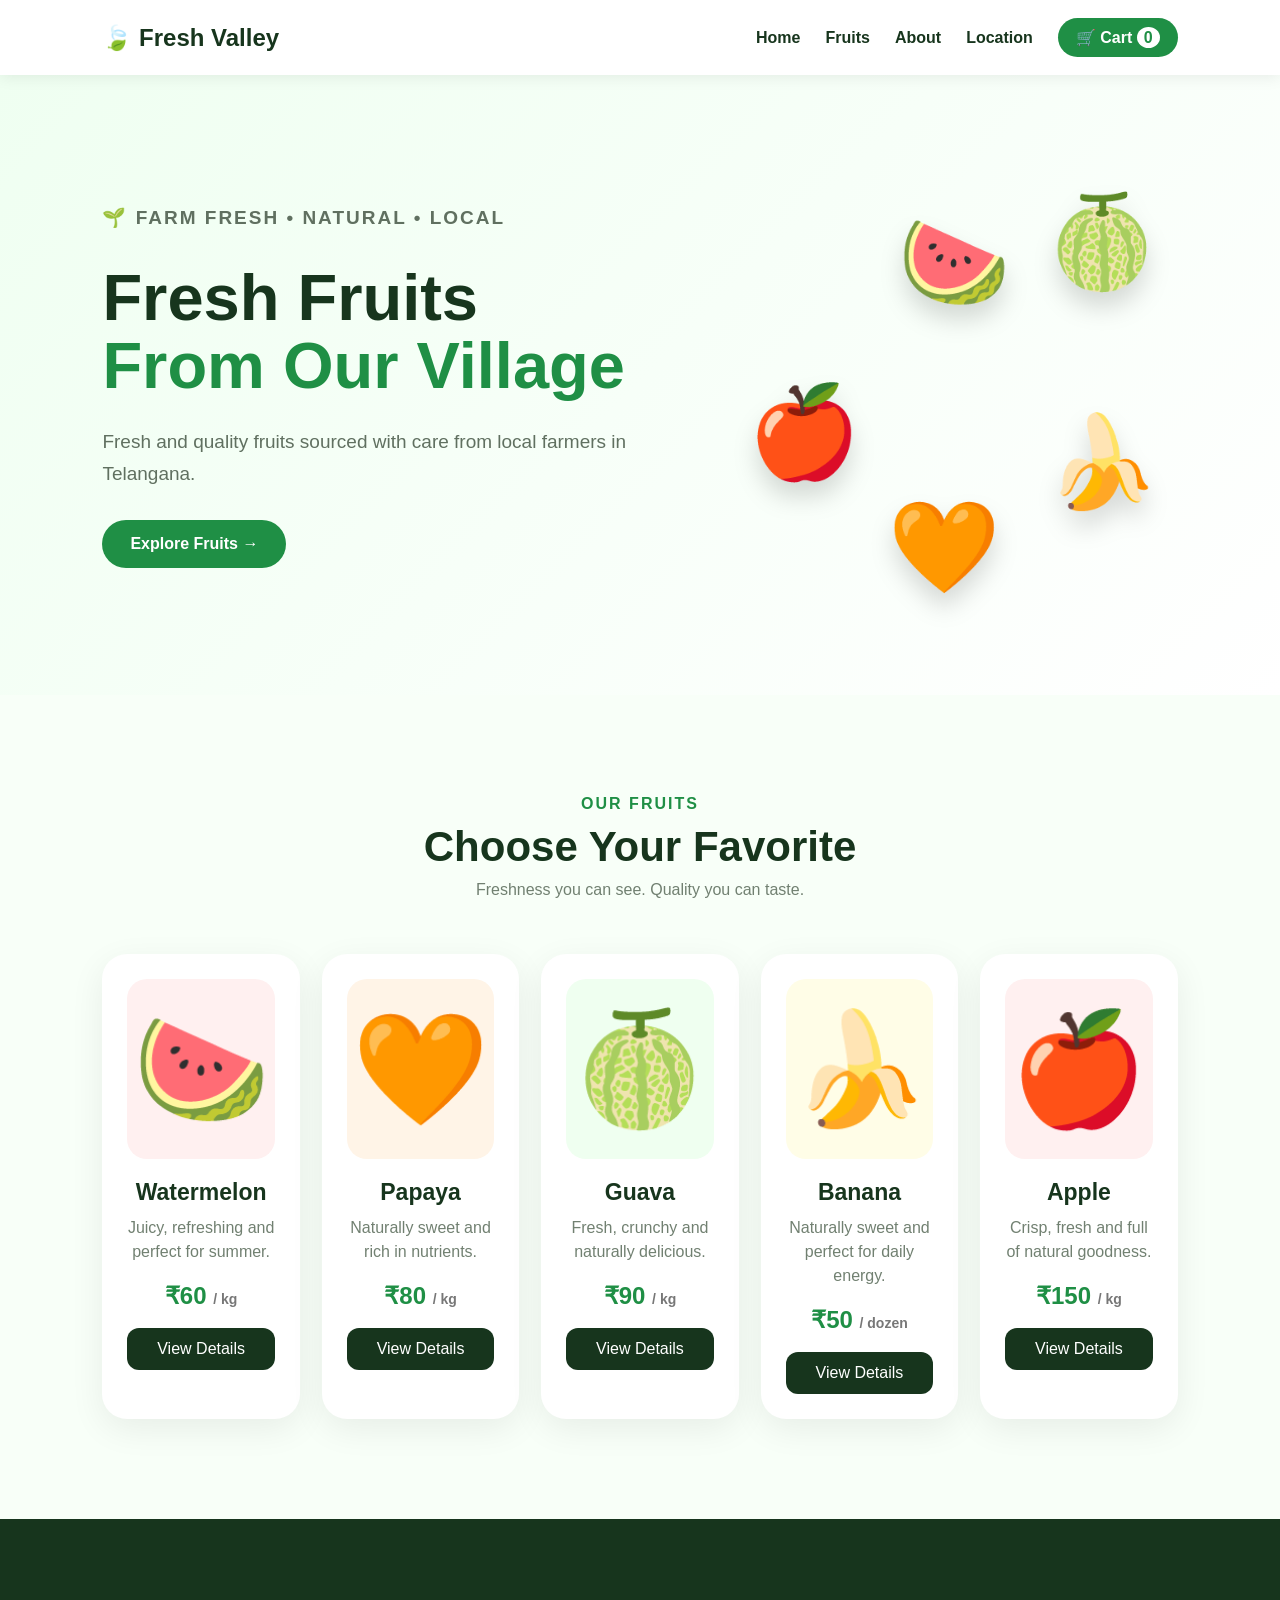
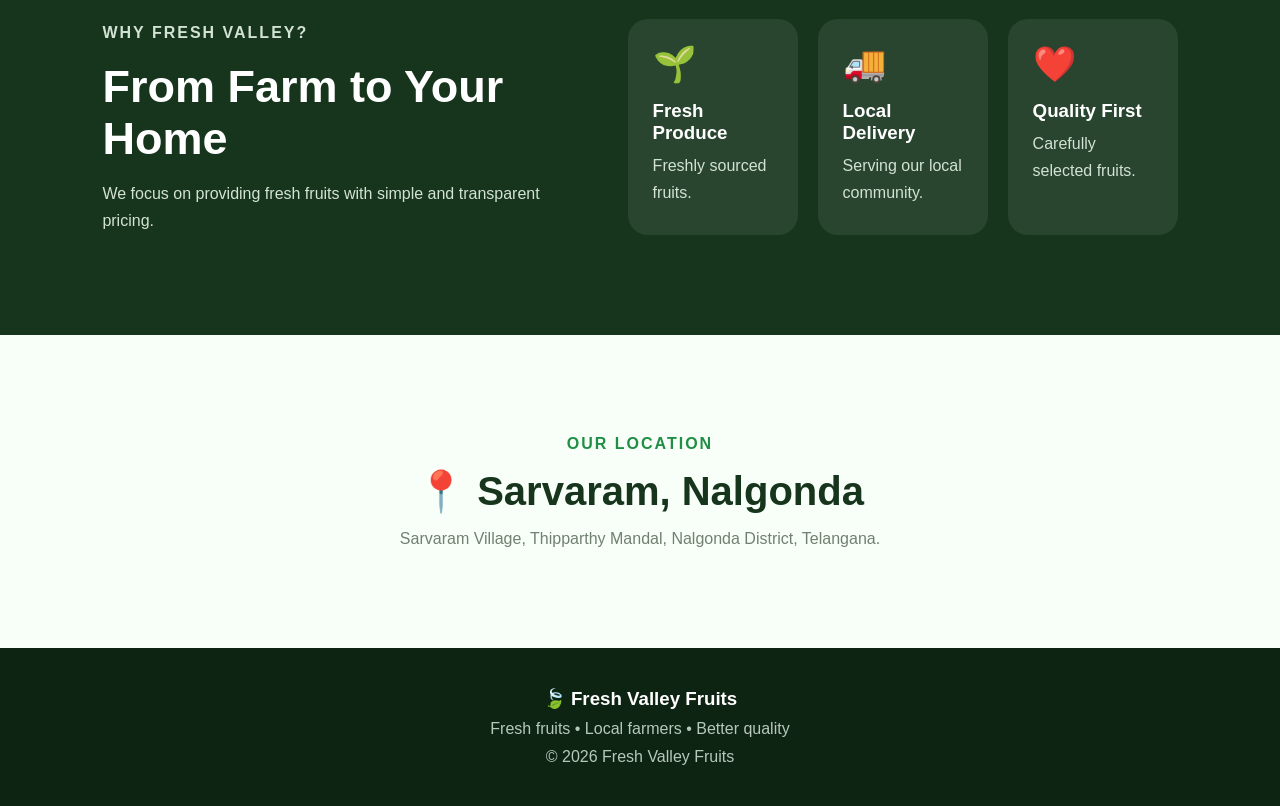
<file: index.html>
<!DOCTYPE html>
<html lang="en">
<head>
    <meta charset="UTF-8">
    <meta name="viewport" content="width=device-width, initial-scale=1.0">

    <title>Fresh Valley Fruits</title>

    <link rel="stylesheet" href="style.css">
</head>

<body>

    <!-- NAVBAR -->

    <nav class="navbar">

        <div class="logo">
            🍃 Fresh Valley
        </div>

        <div class="nav-links">
            <a href="index.html">Home</a>
            <a href="#fruits">Fruits</a>
            <a href="#about">About</a>
            <a href="#location">Location</a>

            <a href="#" class="cart-link">
                🛒 Cart <span id="cartCount">0</span>
            </a>
        </div>

    </nav>


    <!-- HERO -->

    <section class="hero">

        <div class="hero-content">

            <p class="small-title">
                🌱 FARM FRESH • NATURAL • LOCAL
            </p>

            <h1>
                Fresh Fruits
                <span>From Our Village</span>
            </h1>

            <p>
                Fresh and quality fruits sourced with care
                from local farmers in Telangana.
            </p>

            <a href="#fruits" class="main-button">
                Explore Fruits →
            </a>

        </div>


        <!-- ANIMATED FRUITS -->

        <div class="floating-fruits">

            <div class="floating fruit-one">🍉</div>
            <div class="floating fruit-two">🍎</div>
            <div class="floating fruit-three">🍌</div>
            <div class="floating fruit-four">🍈</div>
            <div class="floating fruit-five">🧡</div>

        </div>

    </section>



    <!-- FRUITS -->

    <section class="fruits-section" id="fruits">

        <div class="section-heading">

            <p>OUR FRUITS</p>

            <h2>
                Choose Your Favorite
            </h2>

            <span>
                Freshness you can see. Quality you can taste.
            </span>

        </div>


        <div class="fruit-grid">


            <!-- WATERMELON -->

            <div class="fruit-card">

                <div class="fruit-image watermelon">
                    🍉
                </div>

                <h3>Watermelon</h3>

                <p>
                    Juicy, refreshing and perfect for summer.
                </p>

                <div class="price">
                    ₹60 <small>/ kg</small>
                </div>

                <a href="watermelon.html" class="details-button">
                    View Details
                </a>

            </div>



            <!-- PAPAYA -->

            <div class="fruit-card">

                <div class="fruit-image papaya">
                    🧡
                </div>

                <h3>Papaya</h3>

                <p>
                    Naturally sweet and rich in nutrients.
                </p>

                <div class="price">
                    ₹80 <small>/ kg</small>
                </div>

                <a href="papaya.html" class="details-button">
                    View Details
                </a>

            </div>



            <!-- GUAVA -->

            <div class="fruit-card">

                <div class="fruit-image guava">
                    🍈
                </div>

                <h3>Guava</h3>

                <p>
                    Fresh, crunchy and naturally delicious.
                </p>

                <div class="price">
                    ₹90 <small>/ kg</small>
                </div>

                <a href="guava.html" class="details-button">
                    View Details
                </a>

            </div>



            <!-- BANANA -->

            <div class="fruit-card">

                <div class="fruit-image banana">
                    🍌
                </div>

                <h3>Banana</h3>

                <p>
                    Naturally sweet and perfect for daily energy.
                </p>

                <div class="price">
                    ₹50 <small>/ dozen</small>
                </div>

                <a href="banana.html" class="details-button">
                    View Details
                </a>

            </div>



            <!-- APPLE -->

            <div class="fruit-card">

                <div class="fruit-image apple">
                    🍎
                </div>

                <h3>Apple</h3>

                <p>
                    Crisp, fresh and full of natural goodness.
                </p>

                <div class="price">
                    ₹150 <small>/ kg</small>
                </div>

                <a href="apple.html" class="details-button">
                    View Details
                </a>

            </div>

        </div>

    </section>



    <!-- ABOUT -->

    <section class="about" id="about">

        <div>

            <p class="section-label">
                WHY FRESH VALLEY?
            </p>

            <h2>
                From Farm to Your Home
            </h2>

            <p>
                We focus on providing fresh fruits with
                simple and transparent pricing.
            </p>

        </div>


        <div class="features">

            <div>
                <span>🌱</span>
                <h3>Fresh Produce</h3>
                <p>Freshly sourced fruits.</p>
            </div>

            <div>
                <span>🚚</span>
                <h3>Local Delivery</h3>
                <p>Serving our local community.</p>
            </div>

            <div>
                <span>❤️</span>
                <h3>Quality First</h3>
                <p>Carefully selected fruits.</p>
            </div>

        </div>

    </section>



    <!-- LOCATION -->

    <section class="location" id="location">

        <p class="section-label">
            OUR LOCATION
        </p>

        <h2>📍 Sarvaram, Nalgonda</h2>

        <p>
            Sarvaram Village, Thipparthy Mandal,
            Nalgonda District, Telangana.
        </p>

    </section>



    <!-- FOOTER -->

    <footer>

        <h3>🍃 Fresh Valley Fruits</h3>

        <p>
            Fresh fruits • Local farmers • Better quality
        </p>

        <p>
            © 2026 Fresh Valley Fruits
        </p>

    </footer>


    <script src="script.js"></script>

</body>
</html>
</file>
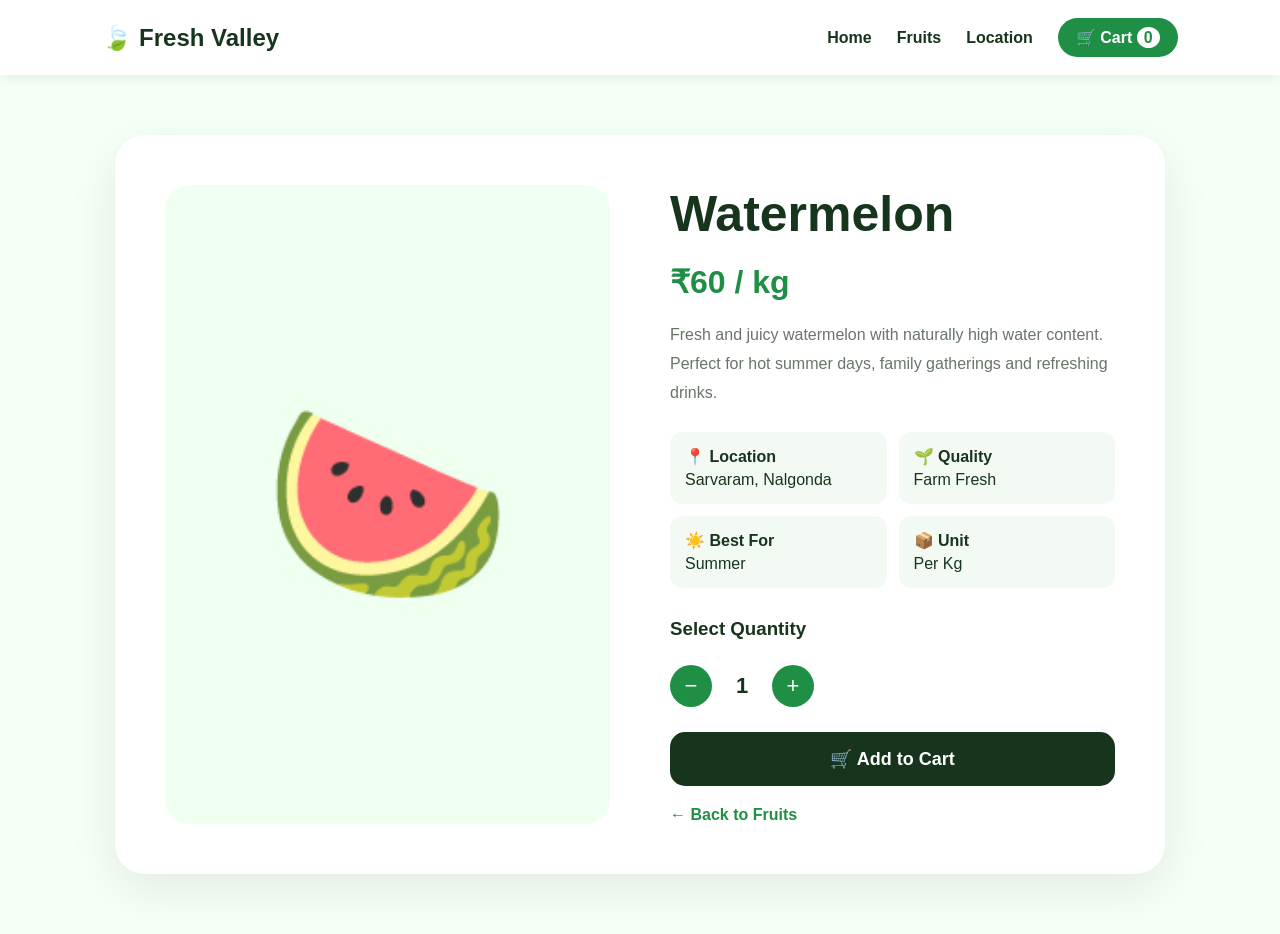
<file: watermelon.html>
<!DOCTYPE html>
<html lang="en">

<head>

    <meta charset="UTF-8">

    <meta name="viewport"
          content="width=device-width, initial-scale=1.0">

    <title>Watermelon | Fresh Valley Fruits</title>

    <link rel="stylesheet"
          href="style.css">

</head>


<body>


<nav class="navbar">

    <div class="logo">
        🍃 Fresh Valley
    </div>

    <div class="nav-links">

        <a href="index.html">
            Home
        </a>

        <a href="index.html#fruits">
            Fruits
        </a>

        <a href="index.html#location">
            Location
        </a>

        <a href="#" class="cart-link">
            🛒 Cart
            <span id="cartCount">0</span>
        </a>

    </div>

</nav>



<section class="detail-page">

    <div class="detail-container">


        <div class="detail-image watermelon">

            🍉

        </div>



        <div class="detail-info">

            <h1>
                Watermelon
            </h1>

            <p class="detail-price">
                ₹60 / kg
            </p>


            <p class="detail-description">

                Fresh and juicy watermelon with
                naturally high water content.
                Perfect for hot summer days,
                family gatherings and refreshing drinks.

            </p>


            <div class="info-box">

                <div class="info-item">

                    <strong>📍 Location</strong>

                    Sarvaram, Nalgonda

                </div>


                <div class="info-item">

                    <strong>🌱 Quality</strong>

                    Farm Fresh

                </div>


                <div class="info-item">

                    <strong>☀️ Best For</strong>

                    Summer

                </div>


                <div class="info-item">

                    <strong>📦 Unit</strong>

                    Per Kg

                </div>

            </div>


            <h3>
                Select Quantity
            </h3>


            <div class="quantity-box">

                <button onclick="decreaseQuantity()">
                    −
                </button>

                <span id="quantity">
                    1
                </span>

                <button onclick="increaseQuantity()">
                    +
                </button>

            </div>


            <button
                class="add-cart-button"
                onclick="addCurrentFruitToCart('Watermelon')">

                🛒 Add to Cart

            </button>


            <a
                href="index.html"
                class="back-button">

                ← Back to Fruits

            </a>

        </div>

    </div>

</section>



<script src="script.js"></script>

</body>

</html>
</file>
<file: style.css>
* {
    margin: 0;
    padding: 0;
    box-sizing: border-box;
}

html {
    scroll-behavior: smooth;
}

body {
    font-family: Arial, sans-serif;
    background: #f8fff8;
    color: #17351d;
}


/* NAVBAR */

.navbar {
    height: 75px;
    display: flex;
    justify-content: space-between;
    align-items: center;

    padding: 0 8%;

    background: white;

    position: sticky;
    top: 0;
    z-index: 1000;

    box-shadow: 0 2px 15px rgba(0,0,0,0.08);
}

.logo {
    font-size: 24px;
    font-weight: bold;
}

.nav-links {
    display: flex;
    gap: 25px;
    align-items: center;
}

.nav-links a {
    text-decoration: none;
    color: #17351d;
    font-weight: 600;
}

.cart-link {
    background: #1f8f45;
    color: white !important;

    padding: 10px 18px;
    border-radius: 25px;
}

#cartCount {
    background: white;
    color: #1f8f45;

    padding: 2px 7px;
    border-radius: 50%;
}


/* HERO */

.hero {
    min-height: 620px;

    display: flex;
    align-items: center;
    justify-content: space-between;

    padding: 80px 8%;

    background:
        linear-gradient(135deg, #effff1, #ffffff);
    
    overflow: hidden;
}

.hero-content {
    max-width: 580px;
    z-index: 5;
}

.small-title {
    color: #1f8f45;
    font-weight: bold;
    letter-spacing: 2px;
    margin-bottom: 20px;
}

.hero h1 {
    font-size: 65px;
    line-height: 1.05;
    margin-bottom: 25px;
}

.hero h1 span {
    display: block;
    color: #1f8f45;
}

.hero p {
    font-size: 19px;
    line-height: 1.7;
    color: #607060;
    margin-bottom: 30px;
}

.main-button {
    display: inline-block;

    background: #1f8f45;
    color: white;

    text-decoration: none;

    padding: 15px 28px;
    border-radius: 30px;

    font-weight: bold;

    transition: 0.3s;
}

.main-button:hover {
    transform: translateY(-4px);
    background: #176f35;
}


/* FLOATING FRUITS */

.floating-fruits {
    position: relative;

    width: 450px;
    height: 450px;
}

.floating {
    position: absolute;

    font-size: 90px;

    filter: drop-shadow(0 15px 12px rgba(0,0,0,0.15));

    animation: floating 4s ease-in-out infinite;
}

.fruit-one {
    top: 50px;
    left: 170px;
    animation-delay: 0s;
}

.fruit-two {
    top: 220px;
    left: 20px;
    animation-delay: 0.7s;
}

.fruit-three {
    top: 250px;
    right: 20px;
    animation-delay: 1.2s;
}

.fruit-four {
    top: 30px;
    right: 20px;
    animation-delay: 1.8s;
}

.fruit-five {
    bottom: 10px;
    left: 160px;
    animation-delay: 2.2s;
}

@keyframes floating {

    0% {
        transform: translateY(0) rotate(-5deg);
    }

    50% {
        transform: translateY(-25px) rotate(8deg);
    }

    100% {
        transform: translateY(0) rotate(-5deg);
    }

}


/* SECTION */

.fruits-section {
    padding: 100px 8%;
}

.section-heading {
    text-align: center;
    margin-bottom: 55px;
}

.section-heading p,
.section-label {
    color: #1f8f45;
    font-weight: bold;
    letter-spacing: 2px;
}

.section-heading h2 {
    font-size: 42px;
    margin: 10px 0;
}

.section-heading span {
    color: #718071;
}


/* FRUIT GRID */

.fruit-grid {
    display: grid;

    grid-template-columns: repeat(5, 1fr);

    gap: 22px;
}


/* CARD */

.fruit-card {
    background: white;

    border-radius: 25px;

    padding: 25px;

    text-align: center;

    box-shadow: 0 10px 35px rgba(0,0,0,0.07);

    transition: 0.35s;

    overflow: hidden;
}

.fruit-card:hover {
    transform: translateY(-12px);
    box-shadow: 0 20px 45px rgba(0,0,0,0.12);
}


/* FRUIT IMAGE */

.fruit-image {
    height: 180px;

    display: flex;
    justify-content: center;
    align-items: center;

    font-size: 110px;

    border-radius: 20px;

    margin-bottom: 20px;

    animation: cardFruit 3s ease-in-out infinite;
}

@keyframes cardFruit {

    0% {
        transform: translateY(0) rotate(-3deg);
    }

    50% {
        transform: translateY(-10px) rotate(3deg);
    }

    100% {
        transform: translateY(0) rotate(-3deg);
    }

}

.watermelon {
    background: #fff0f0;
}

.papaya {
    background: #fff4e7;
}

.guava {
    background: #effff0;
}

.banana {
    background: #fffde7;
}

.apple {
    background: #fff0f0;
}


.fruit-card h3 {
    font-size: 23px;
    margin-bottom: 10px;
}

.fruit-card p {
    color: #718071;
    line-height: 1.5;
    min-height: 48px;
}

.price {
    font-size: 24px;
    font-weight: bold;

    color: #1f8f45;

    margin: 18px 0;
}

.price small {
    font-size: 14px;
    color: #777;
}


/* DETAILS BUTTON */

.details-button {
    display: block;

    text-decoration: none;

    background: #17351d;
    color: white;

    padding: 12px;

    border-radius: 12px;

    transition: 0.3s;
}

.details-button:hover {
    background: #1f8f45;
}


/* ABOUT */

.about {
    padding: 100px 8%;

    background: #17351d;
    color: white;

    display: flex;
    justify-content: space-between;
    gap: 50px;
}

.about > div:first-child {
    max-width: 500px;
}

.about h2 {
    font-size: 45px;
    margin: 15px 0;
}

.about p {
    color: #d2e2d5;
    line-height: 1.7;
}

.features {
    display: flex;
    gap: 20px;
}

.features div {
    background: rgba(255,255,255,0.08);

    padding: 25px;

    border-radius: 20px;

    width: 170px;
}

.features span {
    font-size: 35px;
}

.features h3 {
    margin: 15px 0 8px;
}


/* LOCATION */

.location {
    padding: 100px 20px;
    text-align: center;
}

.location h2 {
    font-size: 40px;
    margin: 15px 0;
}

.location p:last-child {
    color: #718071;
}


/* FOOTER */

footer {
    text-align: center;

    padding: 40px;

    background: #0e2413;

    color: white;
}

footer p {
    margin-top: 10px;
    color: #b7c8ba;
}


/* DETAIL PAGE */

.detail-page {
    min-height: calc(100vh - 75px);

    display: flex;

    justify-content: center;
    align-items: center;

    padding: 60px 8%;

    background: #f4fff5;
}

.detail-container {
    max-width: 1050px;
    width: 100%;

    display: grid;
    grid-template-columns: 1fr 1fr;

    gap: 60px;

    background: white;

    padding: 50px;

    border-radius: 30px;

    box-shadow: 0 15px 50px rgba(0,0,0,0.08);
}

.detail-image {
    display: flex;
    align-items: center;
    justify-content: center;

    min-height: 400px;

    background: #effff0;

    border-radius: 25px;

    font-size: 200px;

    animation: bigFruit 4s ease-in-out infinite;
}

@keyframes bigFruit {

    0% {
        transform: translateY(0) rotate(-5deg);
    }

    50% {
        transform: translateY(-20px) rotate(5deg);
    }

    100% {
        transform: translateY(0) rotate(-5deg);
    }

}

.detail-info h1 {
    font-size: 50px;
    margin-bottom: 15px;
}

.detail-price {
    color: #1f8f45;
    font-size: 32px;
    font-weight: bold;

    margin: 20px 0;
}

.detail-description {
    color: #687568;
    line-height: 1.8;
    margin-bottom: 25px;
}

.info-box {
    display: grid;
    grid-template-columns: 1fr 1fr;

    gap: 12px;

    margin-bottom: 30px;
}

.info-item {
    padding: 15px;

    background: #f3faf4;

    border-radius: 12px;
}

.info-item strong {
    display: block;
    margin-bottom: 5px;
}


/* QUANTITY */

.quantity-box {
    display: flex;
    align-items: center;

    gap: 15px;

    margin: 25px 0;
}

.quantity-box button {
    width: 42px;
    height: 42px;

    border: none;

    border-radius: 50%;

    background: #1f8f45;
    color: white;

    font-size: 22px;

    cursor: pointer;
}

#quantity {
    font-size: 22px;
    font-weight: bold;

    min-width: 30px;

    text-align: center;
}


/* ADD CART */

.add-cart-button {
    width: 100%;

    border: none;

    background: #17351d;
    color: white;

    padding: 16px;

    border-radius: 15px;

    font-size: 18px;
    font-weight: bold;

    cursor: pointer;

    transition: 0.3s;
}

.add-cart-button:hover {
    background: #1f8f45;
    transform: translateY(-3px);
}

.back-button {
    display: inline-block;

    margin-top: 20px;

    color: #1f8f45;

    text-decoration: none;

    font-weight: bold;
}


/* MOBILE */

@media (max-width: 1000px) {

    .fruit-grid {
        grid-template-columns: repeat(2, 1fr);
    }

    .hero {
        flex-direction: column;
        text-align: center;
    }

    .floating-fruits {
        margin-top: 30px;
    }

    .about {
        flex-direction: column;
    }

}


@media (max-width: 700px) {

    .navbar {
        padding: 0 5%;
    }

    .nav-links {
        gap: 8px;
    }

    .nav-links a:not(.cart-link) {
        display: none;
    }

    .hero h1 {
        font-size: 43px;
    }

    .floating-fruits {
        transform: scale(0.7);
        margin-top: -30px;
    }

    .fruit-grid {
        grid-template-columns: 1fr;
    }

    .features {
        flex-direction: column;
    }

    .features div {
        width: 100%;
    }

    .detail-container {
        grid-template-columns: 1fr;
        padding: 25px;
    }

    .detail-image {
        min-height: 300px;
        font-size: 150px;
    }

    .detail-info h1 {
        font-size: 38px;
    }

}
</file>
